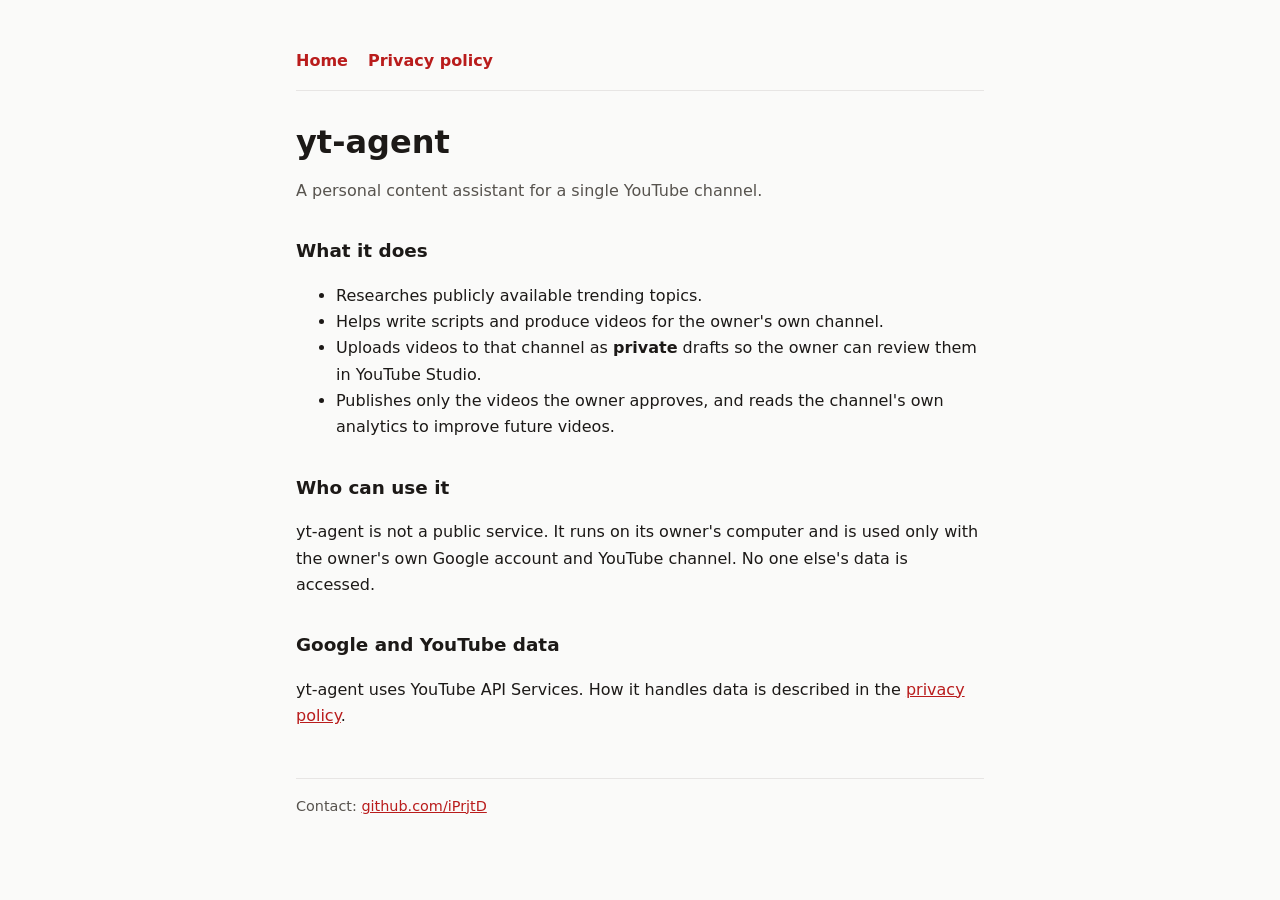
<file: index.html>
<!doctype html>
<html lang="en">
<head>
  <meta charset="utf-8">
  <meta name="viewport" content="width=device-width, initial-scale=1">
  <title>yt-agent</title>
  <meta name="description" content="yt-agent is a personal tool that helps its owner plan, produce and publish videos on their own YouTube channel.">
  <link rel="stylesheet" href="style.css">
</head>
<body>
<main>
  <nav>
    <a href="./">Home</a>
    <a href="privacy.html">Privacy policy</a>
  </nav>

  <h1>yt-agent</h1>
  <p class="muted">A personal content assistant for a single YouTube channel.</p>

  <h2>What it does</h2>
  <ul>
    <li>Researches publicly available trending topics.</li>
    <li>Helps write scripts and produce videos for the owner's own channel.</li>
    <li>Uploads videos to that channel as <strong>private</strong> drafts so the owner can review them in YouTube Studio.</li>
    <li>Publishes only the videos the owner approves, and reads the channel's own analytics to improve future videos.</li>
  </ul>

  <h2>Who can use it</h2>
  <p>yt-agent is not a public service. It runs on its owner's computer and is used only with the owner's own
    Google account and YouTube channel. No one else's data is accessed.</p>

  <h2>Google and YouTube data</h2>
  <p>yt-agent uses YouTube API Services. How it handles data is described in the
    <a href="privacy.html">privacy policy</a>.</p>

  <footer>
    Contact: <a href="https://github.com/iPrjtD">github.com/iPrjtD</a>
  </footer>
</main>
</body>
</html>
</file>
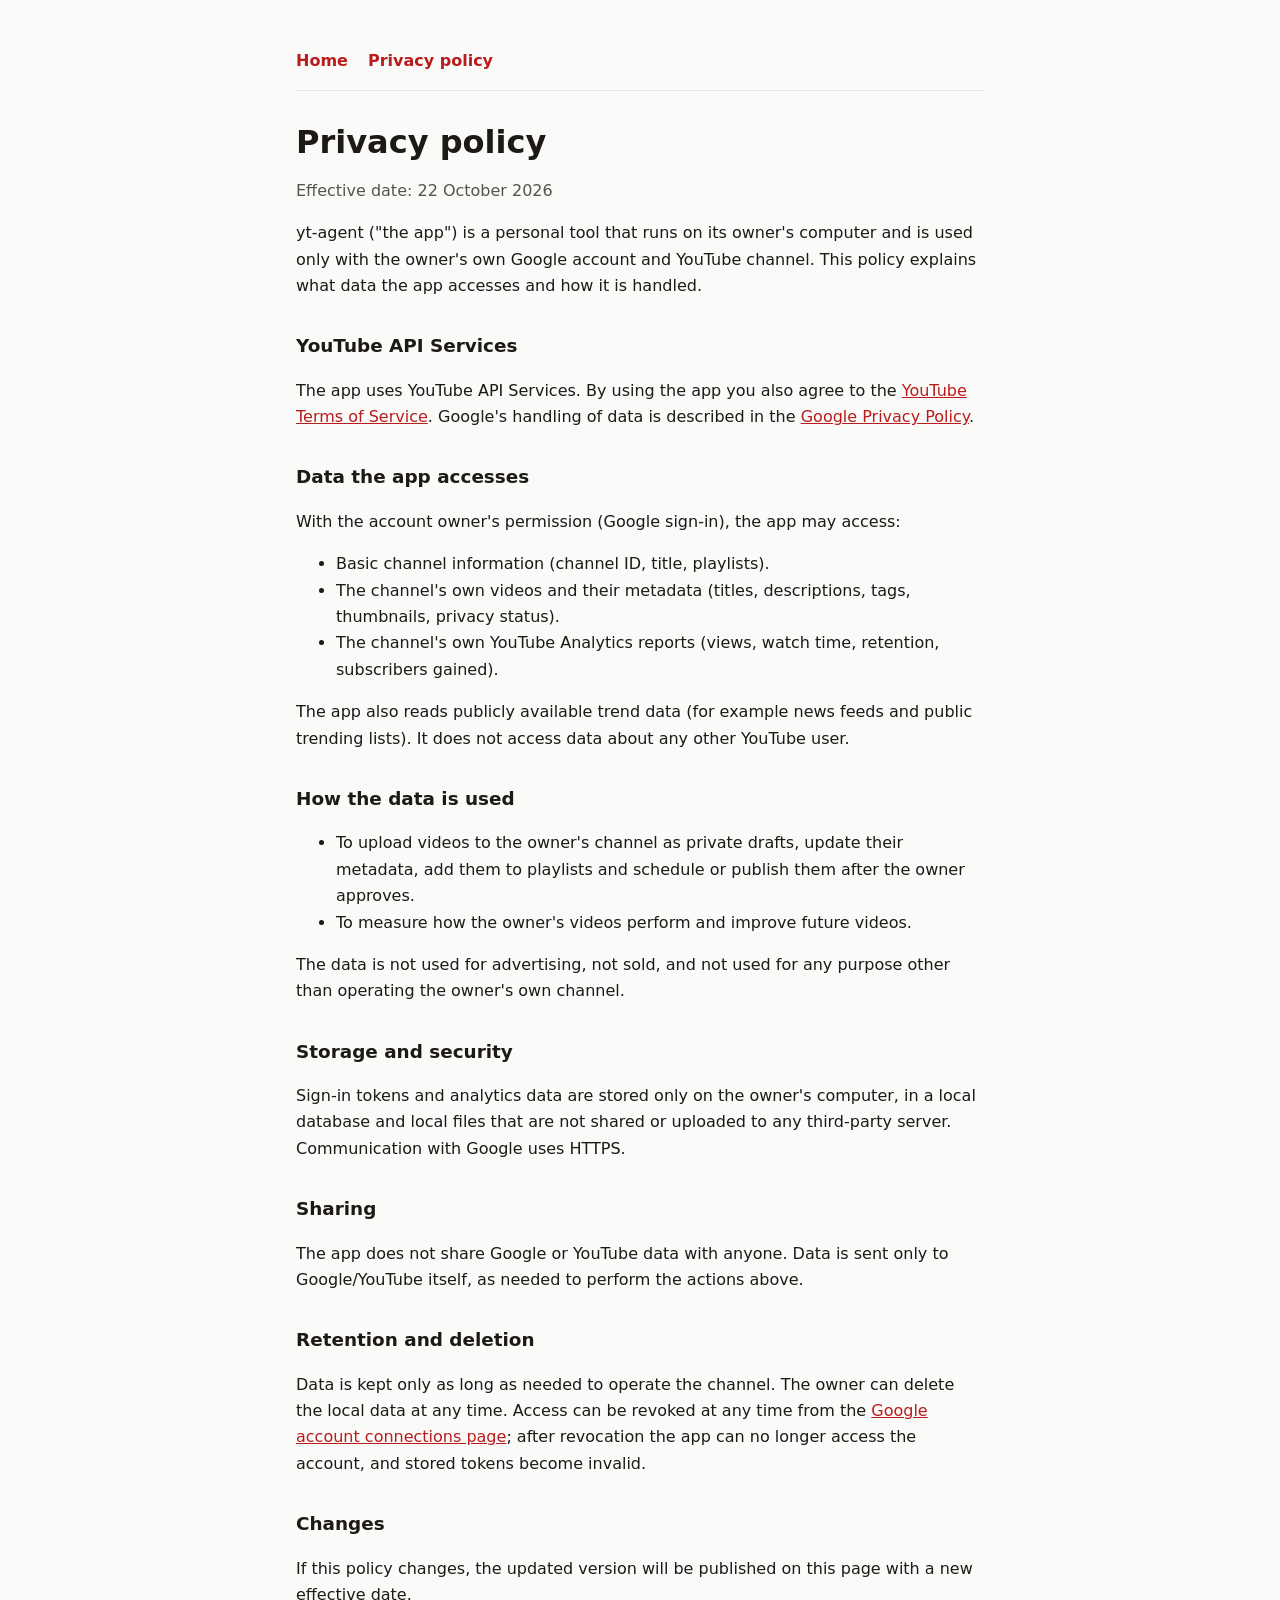
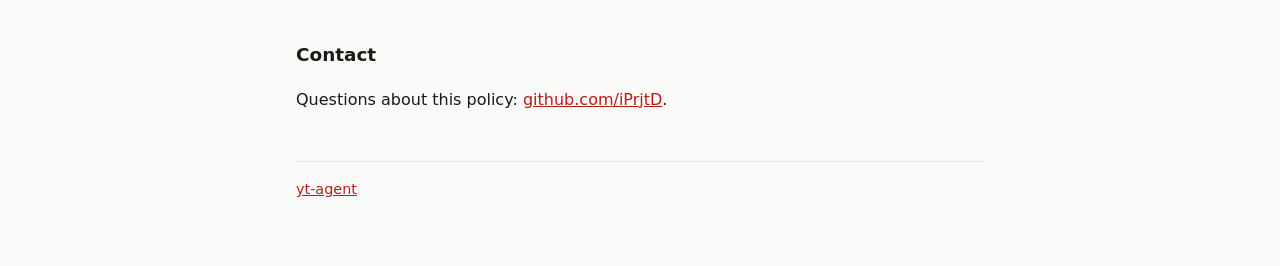
<file: privacy.html>
<!doctype html>
<html lang="en">
<head>
  <meta charset="utf-8">
  <meta name="viewport" content="width=device-width, initial-scale=1">
  <title>yt-agent Privacy Policy</title>
  <meta name="description" content="How yt-agent accesses, uses, stores and deletes Google and YouTube data.">
  <link rel="stylesheet" href="style.css">
</head>
<body>
<main>
  <nav>
    <a href="./">Home</a>
    <a href="privacy.html">Privacy policy</a>
  </nav>

  <h1>Privacy policy</h1>
  <p class="muted">Effective date: 22 October 2026</p>

  <p>yt-agent ("the app") is a personal tool that runs on its owner's computer and is used only with the
    owner's own Google account and YouTube channel. This policy explains what data the app accesses and how it
    is handled.</p>

  <h2>YouTube API Services</h2>
  <p>The app uses YouTube API Services. By using the app you also agree to the
    <a href="https://www.youtube.com/t/terms">YouTube Terms of Service</a>. Google's handling of data is described
    in the <a href="https://policies.google.com/privacy">Google Privacy Policy</a>.</p>

  <h2>Data the app accesses</h2>
  <p>With the account owner's permission (Google sign-in), the app may access:</p>
  <ul>
    <li>Basic channel information (channel ID, title, playlists).</li>
    <li>The channel's own videos and their metadata (titles, descriptions, tags, thumbnails, privacy status).</li>
    <li>The channel's own YouTube Analytics reports (views, watch time, retention, subscribers gained).</li>
  </ul>
  <p>The app also reads publicly available trend data (for example news feeds and public trending lists). It does
    not access data about any other YouTube user.</p>

  <h2>How the data is used</h2>
  <ul>
    <li>To upload videos to the owner's channel as private drafts, update their metadata, add them to playlists and
      schedule or publish them after the owner approves.</li>
    <li>To measure how the owner's videos perform and improve future videos.</li>
  </ul>
  <p>The data is not used for advertising, not sold, and not used for any purpose other than operating the
    owner's own channel.</p>

  <h2>Storage and security</h2>
  <p>Sign-in tokens and analytics data are stored only on the owner's computer, in a local database and local files
    that are not shared or uploaded to any third-party server. Communication with Google uses HTTPS.</p>

  <h2>Sharing</h2>
  <p>The app does not share Google or YouTube data with anyone. Data is sent only to Google/YouTube itself, as
    needed to perform the actions above.</p>

  <h2>Retention and deletion</h2>
  <p>Data is kept only as long as needed to operate the channel. The owner can delete the local data at any time.
    Access can be revoked at any time from the
    <a href="https://myaccount.google.com/connections">Google account connections page</a>; after revocation the app
    can no longer access the account, and stored tokens become invalid.</p>

  <h2>Changes</h2>
  <p>If this policy changes, the updated version will be published on this page with a new effective date.</p>

  <h2>Contact</h2>
  <p>Questions about this policy: <a href="https://github.com/iPrjtD">github.com/iPrjtD</a>.</p>

  <footer>
    <a href="./">yt-agent</a>
  </footer>
</main>
</body>
</html>
</file>
<file: style.css>
:root {
  --bg: #fafaf9;
  --fg: #1c1917;
  --muted: #57534e;
  --line: #e7e5e4;
  --accent: #b91c1c;
}
@media (prefers-color-scheme: dark) {
  :root {
    --bg: #1c1917;
    --fg: #f5f5f4;
    --muted: #a8a29e;
    --line: #44403c;
    --accent: #f87171;
  }
}
* { box-sizing: border-box; }
body {
  margin: 0;
  background: var(--bg);
  color: var(--fg);
  font: 16px/1.65 system-ui, -apple-system, "Segoe UI", Roboto, sans-serif;
}
main { max-width: 720px; margin: 0 auto; padding: 48px 16px 64px; }
h1 { font-size: 2rem; line-height: 1.2; margin: 0 0 8px; }
h2 { font-size: 1.15rem; margin: 32px 0 8px; }
p, li { color: var(--fg); }
.muted { color: var(--muted); }
a { color: var(--accent); }
nav { display: flex; gap: 20px; padding-bottom: 16px; border-bottom: 1px solid var(--line); margin-bottom: 32px; }
nav a { text-decoration: none; font-weight: 600; }
footer { margin-top: 48px; padding-top: 16px; border-top: 1px solid var(--line); font-size: 0.9rem; color: var(--muted); }
</file>
